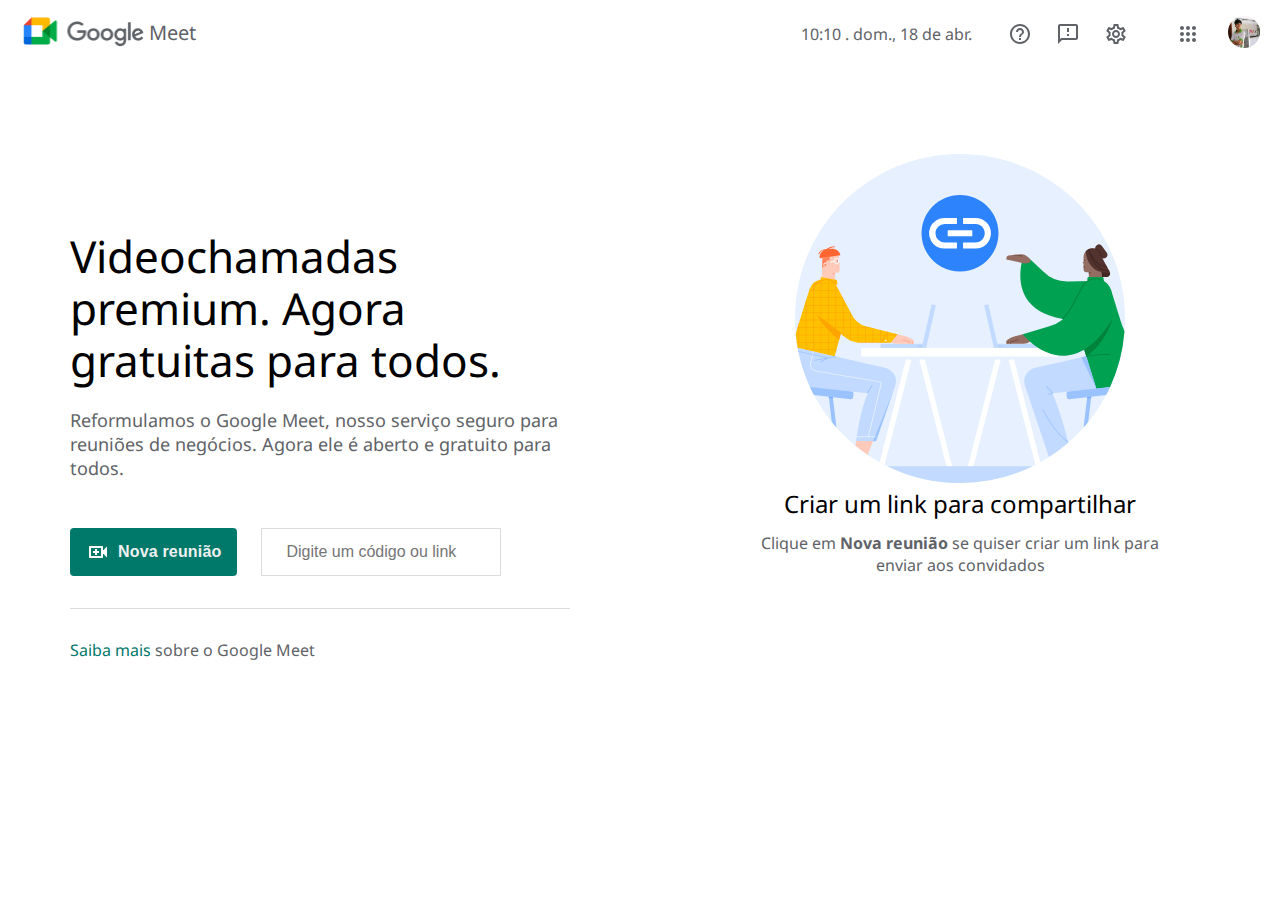
<file: layout/home.html>
<!DOCTYPE html>
<html lang="en">

<head>
    <meta charset="UTF-8">
    <meta http-equiv="X-UA-Compatible" content="IE=edge">
    <meta name="viewport" content="width=device-width, initial-scale=1.0">
    <link rel="preconnect" href="https://fonts.gstatic.com">
    <link href="https://fonts.googleapis.com/css2?family=Noto+Sans:wght@400;700&display=swap" rel="stylesheet">
    <link rel="stylesheet" href="./css/home.css">
    <link rel="shortcut icon" href="./img/icon.png" sizes="32x32">
    <title>O meet foi clonado</title>
</head>

<body>
    <header class="header">
        <div class="logo">
            <img src="./img/logo.png" width="125" alt="Google Meet">
            <span>
                <a href="javascript:void(0)">Meet</a>
            </span>
        </div>
        <div class="navbar">
            <div class="time">
                <span>
                    10:10 . dom., 18 de abr.
                </span>
            </div>
            <div class="options">
                <ul>
                    <li class="icon">
                        <svg xmlns="http://www.w3.org/2000/svg" height="24px" viewBox="0 0 24 24" width="24px"
                            fill="#000000">
                            <path d="M0 0h24v24H0V0z" fill="none" />
                            <path
                                d="M11 18h2v-2h-2v2zm1-16C6.48 2 2 6.48 2 12s4.48 10 10 10 10-4.48 10-10S17.52 2 12 2zm0 18c-4.41 0-8-3.59-8-8s3.59-8 8-8 8 3.59 8 8-3.59 8-8 8zm0-14c-2.21 0-4 1.79-4 4h2c0-1.1.9-2 2-2s2 .9 2 2c0 2-3 1.75-3 5h2c0-2.25 3-2.5 3-5 0-2.21-1.79-4-4-4z" />
                        </svg>
                    </li>
                    <li class="icon">
                        <svg xmlns="http://www.w3.org/2000/svg" height="24px" viewBox="0 0 24 24" width="24px"
                            fill="#000000">
                            <path d="M0 0h24v24H0V0z" fill="none" />
                            <path
                                d="M20 2H4c-1.1 0-1.99.9-1.99 2L2 22l4-4h14c1.1 0 2-.9 2-2V4c0-1.1-.9-2-2-2zm0 14H5.17l-.59.59-.58.58V4h16v12zm-9-4h2v2h-2zm0-6h2v4h-2z" />
                        </svg>
                    </li>
                    <li class="icon">
                        <svg xmlns="http://www.w3.org/2000/svg" height="24px" viewBox="0 0 24 24" width="24px"
                            fill="#000000">
                            <path d="M0 0h24v24H0V0z" fill="none" />
                            <path
                                d="M19.43 12.98c.04-.32.07-.64.07-.98 0-.34-.03-.66-.07-.98l2.11-1.65c.19-.15.24-.42.12-.64l-2-3.46c-.09-.16-.26-.25-.44-.25-.06 0-.12.01-.17.03l-2.49 1c-.52-.4-1.08-.73-1.69-.98l-.38-2.65C14.46 2.18 14.25 2 14 2h-4c-.25 0-.46.18-.49.42l-.38 2.65c-.61.25-1.17.59-1.69.98l-2.49-1c-.06-.02-.12-.03-.18-.03-.17 0-.34.09-.43.25l-2 3.46c-.13.22-.07.49.12.64l2.11 1.65c-.04.32-.07.65-.07.98 0 .33.03.66.07.98l-2.11 1.65c-.19.15-.24.42-.12.64l2 3.46c.09.16.26.25.44.25.06 0 .12-.01.17-.03l2.49-1c.52.4 1.08.73 1.69.98l.38 2.65c.03.24.24.42.49.42h4c.25 0 .46-.18.49-.42l.38-2.65c.61-.25 1.17-.59 1.69-.98l2.49 1c.06.02.12.03.18.03.17 0 .34-.09.43-.25l2-3.46c.12-.22.07-.49-.12-.64l-2.11-1.65zm-1.98-1.71c.04.31.05.52.05.73 0 .21-.02.43-.05.73l-.14 1.13.89.7 1.08.84-.7 1.21-1.27-.51-1.04-.42-.9.68c-.43.32-.84.56-1.25.73l-1.06.43-.16 1.13-.2 1.35h-1.4l-.19-1.35-.16-1.13-1.06-.43c-.43-.18-.83-.41-1.23-.71l-.91-.7-1.06.43-1.27.51-.7-1.21 1.08-.84.89-.7-.14-1.13c-.03-.31-.05-.54-.05-.74s.02-.43.05-.73l.14-1.13-.89-.7-1.08-.84.7-1.21 1.27.51 1.04.42.9-.68c.43-.32.84-.56 1.25-.73l1.06-.43.16-1.13.2-1.35h1.39l.19 1.35.16 1.13 1.06.43c.43.18.83.41 1.23.71l.91.7 1.06-.43 1.27-.51.7 1.21-1.07.85-.89.7.14 1.13zM12 8c-2.21 0-4 1.79-4 4s1.79 4 4 4 4-1.79 4-4-1.79-4-4-4zm0 6c-1.1 0-2-.9-2-2s.9-2 2-2 2 .9 2 2-.9 2-2 2z" />
                        </svg>
                    </li>
                </ul>
            </div>
            <div class="more-options">
                <div class="icon">
                    <svg height="24px" width="24px" viewBox="0 0 24 24">
                        <path
                            d="M6,8c1.1,0 2,-0.9 2,-2s-0.9,-2 -2,-2 -2,0.9 -2,2 0.9,2 2,2zM12,20c1.1,0 2,-0.9 2,-2s-0.9,-2 -2,-2 -2,0.9 -2,2 0.9,2 2,2zM6,20c1.1,0 2,-0.9 2,-2s-0.9,-2 -2,-2 -2,0.9 -2,2 0.9,2 2,2zM6,14c1.1,0 2,-0.9 2,-2s-0.9,-2 -2,-2 -2,0.9 -2,2 0.9,2 2,2zM12,14c1.1,0 2,-0.9 2,-2s-0.9,-2 -2,-2 -2,0.9 -2,2 0.9,2 2,2zM16,6c0,1.1 0.9,2 2,2s2,-0.9 2,-2 -0.9,-2 -2,-2 -2,0.9 -2,2zM12,8c1.1,0 2,-0.9 2,-2s-0.9,-2 -2,-2 -2,0.9 -2,2 0.9,2 2,2zM18,14c1.1,0 2,-0.9 2,-2s-0.9,-2 -2,-2 -2,0.9 -2,2 0.9,2 2,2zM18,20c1.1,0 2,-0.9 2,-2s-0.9,-2 -2,-2 -2,0.9 -2,2 0.9,2 2,2z">
                        </path>
                    </svg>
                </div>
                <div>
                    <img class="me" src="./img/me.jpg" alt="Você">
                </div>
            </div>
        </div>
    </header>
    <main>
        <div class="main-content">
            <h1>
                Videochamadas premium. Agora gratuitas para todos.
            </h1>
            <p>
                Reformulamos o Google Meet, nosso serviço seguro para <br> 
                reuniões de negócios. Agora ele é aberto e gratuito para <br> 
                todos.
            </p>
            <div class="start-chat">
                <button class="btn btn-green">
                    <svg xmlns="http://www.w3.org/2000/svg" height="24px" viewBox="0 0 24 24" width="24px" fill="#FFFFFF"><path d="M0 0h24v24H0V0z" fill="none"/><path d="M17 10.5V7c0-.55-.45-1-1-1H4c-.55 0-1 .45-1 1v10c0 .55.45 1 1 1h12c.55 0 1-.45 1-1v-3.5l4 4v-11l-4 4zM15 16H5V8h10v8zm-6-1h2v-2h2v-2h-2V9H9v2H7v2h2z"/></svg>
                    <span>Nova reunião</span>
                </button>
                <input type="text" placeholder="Digite um código ou link">
            </div>
            <div class="separate">
            </div>
            <div class="know-more">
                <span>
                    <a href="javascript:void(0)" class="green">Saiba mais</a> sobre o Google Meet
                </span>
            </div>
        </div>
        <div class="main-content">
            <div class="banner-container">
                <svg width="330" height="330" fill="none" xmlns="http://www.w3.org/2000/svg"><g clip-path="url(#clip0)"><path d="M165 330c91.127 0 165-73.644 165-164.489C330 74.667 256.127 1.023 165 1.023S0 74.667 0 165.511C0 256.356 73.873 330 165 330z" fill="#E6F0FF"/><path d="M237.348 33.677H92.651v95.085h144.697V33.677zm14.731 95.081h73.796a164.535 164.535 0 00-62.189-95.081h-11.607v95.081z" fill="#E6F0FF"/><path d="M284.86 167.475l11.921-39.451-23.883.536a33.662 33.662 0 01-24.911-10.218l-15.263-14.235s-4.269-1.399-5.115 1.741c-4.092 15.221-10.288 59.87 57.235 61.627" fill="#00A150"/><path d="M4.125 128.758h73.796V33.677H66.313a164.534 164.534 0 00-62.188 95.081z" fill="#E6F0FF"/><path d="M165 118.586c21.244 0 38.465-17.169 38.465-38.346 0-21.178-17.221-38.346-38.465-38.346-21.244 0-38.466 17.168-38.466 38.346 0 21.177 17.222 38.346 38.466 38.346z" fill="#2C83FC"/><path d="M140.431 80.24a9.227 9.227 0 019.216-9.187h12.284v-6.121h-12.284a15.305 15.305 0 00-14.37 9.39 15.31 15.31 0 003.383 16.828 15.31 15.31 0 0010.987 4.393h12.284v-6.121h-12.284a9.226 9.226 0 01-9.216-9.182zm39.922-15.308h-12.284v6.121h12.284a9.184 9.184 0 018.663 12.745 9.184 9.184 0 01-8.663 5.624h-12.284v6.121h12.284a15.308 15.308 0 100-30.611z" fill="#fff"/><path d="M177.284 77.174h-24.568v6.122h24.568v-6.122zm86.584 117.835H66.132v8.502h197.736v-8.502zm-44.756 11.558h-5.668l26.932 105.303a167.37 167.37 0 004.983-2.664l-26.247-102.639zm-40.586 106.619l27.262-106.619h-5.663l-27.267 106.619h5.668zm-27.052 0l-27.262-106.619h5.664l27.266 106.619h-5.668zm-66.834-3.98a180.77 180.77 0 004.984 2.664l26.932-105.303h-5.668L84.641 309.206z" fill="#fff"/><path d="M244.365 190.827h-41.976l-8.972-39.415-4.253.895 9.488 41.7a1.29 1.29 0 001.258 1.002h44.455v-4.182z" fill="#C2DAFF"/><path d="M204.105 193.594a.69.69 0 01-.647-.845.694.694 0 011.369.152.716.716 0 01-.217.497.714.714 0 01-.505.196zm2.273 0a.69.69 0 01-.647-.845.694.694 0 011.369.152.716.716 0 01-.217.497.714.714 0 01-.505.196z" fill="#9AC2FF"/><path d="M85.635 190.827h41.976l8.972-39.415 4.253.895-9.488 41.7a1.286 1.286 0 01-1.258 1.002H85.635v-4.182z" fill="#C2DAFF"/><path d="M125.173 192.901a.723.723 0 011.427-.181.713.713 0 01-.036.421.714.714 0 01-.669.453.704.704 0 01-.722-.693zm-2.273 0a.723.723 0 011.428-.181.722.722 0 01-.706.874.716.716 0 01-.504-.197.714.714 0 01-.218-.496z" fill="#9AC2FF"/><path d="M297.705 95.213c-5.053 0-9.153 3.952-9.153 8.828v12.729a2.543 2.543 0 002.586 2.475h2.657l.111 7.145h13.485l-2.801-25.225a6.837 6.837 0 00-6.885-5.968v.016z" fill="#936D61"/><path d="M305.761 103.871l-4.9-6.773a3.468 3.468 0 01-.079-3.967c.262-.391.6-.726.994-.983a3.783 3.783 0 015.144.883l4.897 6.773a3.483 3.483 0 01.604 2.672 3.484 3.484 0 01-1.52 2.278 3.779 3.779 0 01-5.14-.883z" fill="#52332D"/><path d="M293.77 119.262h2.987l-2.958 1.799-.029-1.799z" fill="#734A3F"/><path d="M289.163 110.517h-.619a.798.798 0 01-.757-.473.793.793 0 01-.068-.307.784.784 0 01.598-.754l.784-.207.062 1.741z" fill="#936D61"/><path d="M300.197 94.978c-.014.56.11 1.115.359 1.617a7.396 7.396 0 012.714 2.578l2.714 4.979a3.709 3.709 0 002.211 1.196l-3.712-6.802a8.666 8.666 0 00-4.286-3.568z" fill="#422622"/><path d="M314.614 118.548l-10.725-19.684s-2.063-3.651-6.188-3.651a9.271 9.271 0 00-6.963 3.102c.52 7.487 4.286 18.505 15.737 20.749l.635 4.904h4.125c2.88 0 4.74-2.961 3.379-5.42z" fill="#52332D"/><path d="M306.487 119.064l.636 4.905h4.125a3.775 3.775 0 003.836-3.659c-1.37-.165-6.435-.805-8.597-1.246zm7.916-.908l-.454-.825c-10.258-.082-15.382-7.994-17.89-14.767a28.618 28.618 0 002.62 4.17c3.617 4.74 8.163 7.219 13.53 7.425l-.462-.845c-10.725-.689-15.564-11.068-17.532-17.412-.268.107-.528.227-.783.355.594 3.003 2.062 8.629 5.263 13.377 3.836 5.672 9.013 8.543 15.395 8.543l.313-.021z" fill="#422622"/><path d="M288.552 114.262a1.57 1.57 0 001.617-1.171h-1.617v1.031" fill="#734A3F"/><path d="M289.686 107.699a.474.474 0 00.483-.466.475.475 0 00-.483-.466.475.475 0 00-.482.466c0 .258.216.466.482.466z" fill="#422622"/><path d="M60.497 292.805a166.214 166.214 0 0012.156 9.038l5.478-13.807H61.12c-.223 1.642-.43 3.231-.623 4.769zM33.965 96.27c5.045-.36 9.43 3.3 9.801 8.15l.669 8.799.296 3.894a2.525 2.525 0 01-1.43 2.428c-.3.144-.625.227-.958.245l-2.652.19.412 7.132-13.447.961.895-25.356a6.801 6.801 0 016.414-6.44v-.004zm59.998 90.11l8.514-5.087 8.704 2.121c1.361.33 2.664.869 3.861 1.596l2.731 1.65a2.931 2.931 0 011.332 3.189l-.231.973h-17.189a9.818 9.818 0 01-6.187-2.128c-.817-.664-1.448-1.419-1.535-2.314z" fill="#FFCAB9"/><path d="M90.77 214.987L2.62 194.844a162.808 162.808 0 0012.498 39.538c.194.025.383.058.577.079l57.23 5.775c-6.05 13.233-9.706 32.546-11.805 47.817l19.866.185 19.313-55.687c2.57-7.4-1.757-15.378-9.529-17.564z" fill="#C2DAFF"/><path d="M24.75 105.266c-.669-4.17 2.301-8.077 6.628-8.72l4.497-.673c4.327-.647 8.807 2.15 9.487 6.32l-20.612 3.073z" fill="#FF6530"/><path d="M27.477 104.858l-.334 9.693 7.23-3.823.24-6.935-7.136 1.065z" fill="#FF835A"/><path d="M76.762 232.613a.412.412 0 00-.561.157l-4.175 7.359.895.09 3.998-7.045a.412.412 0 00-.157-.561z" fill="#9AC2FF"/><path d="M39.69 119.976l-2.978.21 3.09 1.58-.111-1.79z" fill="#FFA78B"/><path d="M86.031 283.379h-27.95v.825h27.95v-.825z" fill="#E6F0FF"/><path d="M23.966 101.421l-.73-.387c3.346-6.332 9.488-4.596 9.566-4.575l-.214.792c-.244-.07-5.598-1.55-8.622 4.17z" fill="#FF6530"/><path d="M44.014 111.519l.614-.074a.793.793 0 00.706-.875.799.799 0 00-.69-.676l-.824-.107.194 1.732z" fill="#FFCAB9"/><path d="M42.615 108.442a.475.475 0 00.478-.471.475.475 0 00-.487-.462.475.475 0 00-.478.471c.003.258.22.464.487.462z" fill="#422622"/><path d="M44.038 113.495c.112.553 0 1.003-.276 1.007-.276.004-.573-.446-.689-.999-.02-.1-.032-.202-.037-.305h.916c.038.096.067.196.087.297z" fill="#FFA78B"/><path d="M41.737 111.412c-1.333 0-2.389-1.448-2.41-3.3a4.126 4.126 0 01.632-2.306 2.131 2.131 0 011.728-1.056c1.333 0 2.389 1.452 2.405 3.3 0 1.869-1.015 3.346-2.36 3.358l.005.004zm-.03-5.849a1.33 1.33 0 00-1.051.689 3.336 3.336 0 00-.503 1.823c0 1.357.738 2.475 1.584 2.475.85 0 1.559-1.163 1.542-2.524-.016-1.362-.726-2.463-1.571-2.463z" fill="#fff"/><path d="M28.94 112.922a.41.41 0 01-.412-.412v-.945a1.806 1.806 0 011.448-1.77l9.772-1.951a.423.423 0 01.493.332.422.422 0 01-.332.493l-9.772 1.951a.984.984 0 00-.784.961v.945a.411.411 0 01-.412.396z" fill="#fff"/><path d="M33.512 114.257c1.182-.095 2.014-1.756 1.858-3.711-.157-1.954-1.242-3.462-2.424-3.368-1.183.095-2.014 1.756-1.858 3.711.156 1.955 1.242 3.462 2.424 3.368z" fill="#FFCAB9"/><path d="M92.248 313.187a165.825 165.825 0 00145.505 0H92.248zm147.254-98.201c-7.772 2.187-12.099 10.164-9.533 17.565l23.925 71.56a165.729 165.729 0 0019.301-14.409c-3.387-15.856-10.725-38.251-15.853-49.5l57.235-5.775.288-.041a163 163 0 0012.507-39.509l-87.87 20.109z" fill="#C2DAFF"/><path d="M317.65 144.321c-3.812-.895-7.776-3.518-11.298-6.521" stroke="#FEA400" stroke-width="3.12" stroke-miterlimit="10"/><path d="M325.681 167.999l-9.946-31.96-28.903 2.833-1.465 5.8a80.588 80.588 0 00.437 41.106l15.585 50.007 13.703-1.864a163.09 163.09 0 0014.417-55.614 101.802 101.802 0 01-3.828-10.308zm-18.533-44.03H293.82c-.816 0-1.477.661-1.477 1.476v2.884c0 .815.661 1.477 1.477 1.477h13.328c.815 0 1.477-.662 1.477-1.477v-2.884c0-.815-.662-1.476-1.477-1.476z" fill="#00A150"/><path d="M273.191 289.687a86.834 86.834 0 00-.26-1.188c-13.737-9.95-24.4-31.61-24.515-31.854a.417.417 0 00-.237-.209.41.41 0 00-.506.572c.12.248 11.241 22.84 25.518 32.679z" fill="#9AC2FF"/><path d="M317.65 165.709s-6.877 24.491-26.425 37.46l-2.062-6.671 28.487-30.789z" fill="#00833B"/><path d="M301.389 235.785l-15.184-31.47 5.02-1.147 10.164 32.617z" fill="#9AC2FF"/><path d="M314.605 201.052c-.086 0-8.839-.985-23.397 2.063l.244.788c14.367-2.995 22.972-2.042 23.059-2.034a.416.416 0 00.46-.365.417.417 0 00-.366-.46v.008z" fill="#00833B"/><path d="M271.478 241.036l.384 3.176a2.2 2.2 0 002.434 1.927l36.803-4.125a164.704 164.704 0 003.993-8.11l-41.662 4.657a2.21 2.21 0 00-1.952 2.475zm-212.961 0l-.384 3.176a2.207 2.207 0 01-2.446 1.927l-36.795-4.125a170.848 170.848 0 01-4-8.11l41.662 4.657a2.211 2.211 0 011.963 2.475z" fill="#9AC2FF"/><path d="M70.71 173.308a20.788 20.788 0 01-13.319-10.457l-14.953-28.339a14.912 14.912 0 00-2.29-3.337l2.29.639-.478-4.702-15.148-2.95a.795.795 0 00-.861.418.796.796 0 00-.087.329l-.062 1.481a14.646 14.646 0 00-11.27 9.648l-.057.182c-.025.078-.05.152-.07.231L.68 180.555a164.9 164.9 0 001.938 14.289l37.026 8.461 4.823-17.527c.467-1.708.88-3.424 1.237-5.148l4.785 3.807a23.149 23.149 0 0014.648 4.995h30.756l6.6-8.142-31.783-7.982z" fill="#FFC000"/><path d="M100.44 181.665v-.871l-.5-.127v.998h-6.925v-2.739l-.5-.124v2.863H85.59v-4.604l-.5-.128v4.732h-6.925v-6.468l-.5-.128v6.6H70.74v-6.926h5.622l-1.997-.503H70.74v-.912l-.079-.02c-.144-.033-.28-.079-.412-.116v1.048h-6.934v-4.426a11.13 11.13 0 01-.5-.38v4.806H55.89v-6.922h4.628c-.153-.165-.297-.334-.446-.503H55.89v-6.716l-.5-.953v.244h-6.925v-6.922h3.399l-.264-.503h-3.135v-5.94l-.504-.953v6.889H41.04v-6.918h6.905l-.264-.503H41.04v-6.922h2.986l-.264-.503H41.04v-4.777a11.99 11.99 0 00-.504-.643v5.42h-6.921v-6.926h6.921v1.11l.504.144v-1.238h1.184l-.054-.499h-1.13v-2.743l-.504-.099v2.842h-6.921v-4.207l-.504-.099v4.29H26.19v-5.412a.79.79 0 00-.367.631l-.062 1.481h-.075v3.3h-6.88c-.19.161-.371.33-.553.499v6.926h-4.125l-.157.503h4.29v6.922H11.84l-.153.503h6.575v6.922H11.34v-5.816l-.504 1.612v4.204H9.53l-.157.503h1.464v6.922H7.22l-.157.503h3.774v6.922H4.91l-.157.503h6.084v6.922H3.915v-4.228l-.504 1.613v2.615h-.825l-.156.503h.981v6.922H.747l.05.503H3.41v6.922H1.65c0 .169.045.334.07.503h1.691v5.445l.504.116v-5.561h6.921v6.922h-.96l2.198.503h6.187v1.415l.504.111v-1.526h6.921v3.11l.504.116v-3.226h6.921v4.806l.504.115v-4.921h6.921v2.859l.504-1.824v-1.035h.284l.14-.503h-.412v-6.922h2.327l.14-.503h-2.475v-6.922h4.27l.11-.503H41.04v-6.922h6.921v6.922h-1.006l.627.503h.38v.301l.503.413v-.702h6.925v5.264c.165.074.335.144.5.21v-5.486h6.925v6.922h-1.938c1.39.242 2.8.357 4.211.342H95.84l.28-.346h-3.105v-6.918h6.925v2.219l.5-.623v-1.579h1.282l.413-.504-1.695-.016zm-89.604 3.547v3.874H3.915v-6.918h6.921v3.044zm0-7.425v3.874H3.915v-6.918h6.921v3.044zm7.425 14.85v3.874H11.34v-6.918h6.921v3.044zm0-7.425v3.874H11.34v-6.918h6.921v3.044zm0-7.425v3.874H11.34v-6.918h6.921v3.044zm0-7.425v3.874H11.34v-6.918h6.921v3.044zm0-7.425v3.874H11.34v-6.918h6.921v3.044zm0-7.425v3.874H11.34v-6.918h6.921v3.044zm7.425 37.125v3.874h-6.921v-6.918h6.921v3.044zm0-7.425v3.874h-6.921v-6.918h6.921v3.044zm0-7.425v3.874h-6.921v-6.918h6.921v3.044zm0-7.425v3.874h-6.921v-6.918h6.921v3.044zm0-7.425v3.874h-6.921v-6.918h6.921v3.044zm0-7.425v3.874h-6.921v-6.918h6.921v3.044zm0-7.425v3.874h-6.921v-6.918h6.921v3.044zm0-7.425v3.874h-6.921v-6.918h6.921v3.044zm0-7.425v3.874h-6.921v-6.922h6.921v3.048zm7.425 59.4v3.874H26.19v-6.918h6.921v3.044zm0-7.425v3.874H26.19v-6.918h6.921v3.044zm0-7.425v3.874H26.19v-6.918h6.921v3.044zm0-7.425v3.874H26.19v-6.918h6.921v3.044zm0-7.425v3.874H26.19v-6.918h6.921v3.044zm0-7.425v3.874H26.19v-6.918h6.921v3.044zm0-7.425v3.874H26.19v-6.918h6.921v3.044zm0-7.425v3.874H26.19v-6.918h6.921v3.044zm0-7.425v3.874H26.19v-6.922h6.921v3.048zm7.425 59.4v3.874h-6.921v-6.918h6.921v3.044zm0-7.425v3.874h-6.921v-6.918h6.921v3.044zm0-7.425v3.874h-6.921v-6.918h6.921v3.044zm0-7.425v3.874h-6.921v-6.918h6.921v3.044zm0-7.425v3.874h-6.921v-6.918h6.921v3.044zm0-7.425v3.874h-6.921v-6.918h6.921v3.044zm0-7.425v3.874h-6.921v-6.918h6.921v3.044zm0-7.425v3.874h-6.921v-6.918h6.921v3.044zm7.425 29.7v3.874H41.04v-6.918h6.921v3.044zm0-7.425v3.874H41.04v-6.918h6.921v3.044zm0-7.425v3.874H41.04v-6.918h6.921v3.044zm7.425 22.275v3.874h-6.921v-6.918h6.925l-.004 3.044zm0-7.425v3.874h-6.921v-6.918h6.925l-.004 3.044zm0-7.425v3.874h-6.921v-6.918h6.925l-.004 3.044zm7.425 14.85v3.874H55.89v-6.918h6.925l-.004 3.044zm7.425 7.425v3.874h-6.921v-6.918h6.925l-.004 3.044zm0-7.425v3.874h-6.921v-6.918h6.925l-.004 3.044zm7.425 7.425v3.874H70.74v-6.918h6.925l-.004 3.044zm7.425 0v3.874h-6.921v-6.918h6.925l-.004 3.044zm7.425 0v3.874H85.59v-6.918h6.925l-.004 3.044z" fill="#FEA400"/><path d="M85.994 189.432h.949l6.022-10.535-.829-.206-6.142 10.741z" fill="#FEA400"/><path d="M90.73 188.373a.833.833 0 10-.001-1.667.833.833 0 000 1.667z" fill="#fff"/><path d="M32.282 96.97l-.639-.523c.103-.128 2.628-3.131 8.184-3.131v.825c-5.177 0-7.524 2.797-7.545 2.83z" fill="#FF6530"/><path d="M293.242 269.02l3.172-26.738-4.026-.025-3.832 32.274a143.642 143.642 0 004.686-5.511zm-256.463 0l-3.177-26.738 4.027-.025 3.832 32.274a151.325 151.325 0 01-4.682-5.511zm220.563-28.796l-3.601.363a.41.41 0 00-.371.449.415.415 0 00.412.372h.041l3.878-.413c-.12-.247-.239-.507-.359-.771zm-6.472-7.121a.413.413 0 000 .582l6.472 6.534 1.056-.103-6.942-7.013a.426.426 0 00-.293-.122.41.41 0 00-.293.122z" fill="#9AC2FF"/><path d="M292.165 244.142l-.152 1.279 4.083-.458.153-1.275-4.084.454zm-254.289 0l.152 1.279-4.084-.458-.148-1.275 4.08.454z" fill="#7BAAF7"/><path d="M304.18 154.989c8.178-1.601 13.556-9.29 12.012-17.173-1.543-7.883-9.425-12.976-17.603-11.374-8.178 1.601-13.556 9.29-12.013 17.173 1.544 7.884 9.425 12.976 17.604 11.374z" fill="#00A150"/><path d="M40.223 131.2l1.398.391a13.524 13.524 0 00-24.114 6.25.413.413 0 00.078.309.415.415 0 00.584.085.42.42 0 00.163-.275 12.706 12.706 0 0121.9-6.76h-.009z" fill="#FEA400"/><path d="M73.743 283.891l-.8-.194 12.622-52.235a1.882 1.882 0 00-.272-1.501 2.07 2.07 0 00-1.395-.887l-62.897-10.49a7.268 7.268 0 01-4.895-3.208 7.26 7.26 0 01-.938-5.776l2.912-11.233.8.206-2.912 11.237a6.431 6.431 0 005.169 7.961l62.894 10.49a2.906 2.906 0 011.95 1.238 2.701 2.701 0 01.384 2.153l-12.622 52.239z" fill="#E6F0FF"/><path d="M33.227 204.468l-30.026-6.579c.058.297.12.59.182.887l27.715 6.072-11.488 2.041a.421.421 0 00-.28.147.417.417 0 00.052.584c.084.07.193.104.303.094h.07l11.034-1.963-5.024 2.731a.418.418 0 00-.2.246.413.413 0 00.596.48l7.194-3.915 8.403-1.518-2.063-.47-6.468 1.163zm64.581 35.264l-19.676 48.304 2.854.186 16.822-48.49z" fill="#9AC2FF"/><path d="M82.38 284.204l.29-.825h-2.645l-.334.825h2.69z" fill="#C2DAFF"/><path d="M114.898 189.209a1.55 1.55 0 00-1.085-1.027l-6.142-1.65a.414.414 0 00-.492.295.411.411 0 00.277.501l6.146 1.65a.735.735 0 01.512.487l.445 1.365h.867l-.528-1.621zm1.703-.135l.586 1.757h.866l-.672-2.021a.414.414 0 00-.516-.26.4.4 0 00-.241.207.42.42 0 00-.023.317z" fill="#FFA78B"/><path d="M236.363 186.38l-8.506-5.087-8.704 2.121c-1.361.331-2.663.87-3.861 1.596l-2.731 1.65a2.931 2.931 0 00-1.332 3.189l.235.973h17.189a9.82 9.82 0 006.188-2.128c.812-.664 1.468-1.419 1.522-2.314z" fill="#936D61"/><path d="M215.436 189.209a1.55 1.55 0 011.085-1.027l6.143-1.65a.413.413 0 11.214.796l-6.142 1.65a.744.744 0 00-.516.487l-.441 1.366h-.866l.523-1.622zm-1.704-.135l-.585 1.757h-.867l.673-2.021a.412.412 0 11.779.264z" fill="#734A3F"/><path d="M317.65 165.709l-29.622-31.572-12.065 22.007a35.33 35.33 0 01-22.378 17.287l-25.794 7.863s45.14 57.383 89.859-15.585" fill="#00A150"/><path d="M235.125 106.206l-2.887-2.788a8.11 8.11 0 00-6.518-2.215l-12.334 1.378a2.935 2.935 0 00-2.017 2.809v1.002l16.744 3.861a9.793 9.793 0 006.492-.685h.029a2.068 2.068 0 001.129-1.552 2.063 2.063 0 00-.638-1.81z" fill="#936D61"/><path d="M21.966 161.741c5.44 11.162 16.867 20.666 22.143 25.332l.359-1.295a80.599 80.599 0 001.46-6.345l-23.962-17.692z" fill="#FEA400"/><path d="M227.217 102.622l-6.27-.887-3.3.367 9.447 1.341h.057a.418.418 0 00.301-.101.418.418 0 00.141-.283.417.417 0 00-.384-.441l.008.004z" fill="#734A3F"/><path d="M298.18 125.499a15.947 15.947 0 00-10.766 7.578L274.849 156a35.461 35.461 0 01-7.636 9.557l-.268.198 1.073.182a36.271 36.271 0 007.532-9.55l12.033-21.912.272-.507a15.112 15.112 0 0110.477-7.656 15.671 15.671 0 0110.28 1.51v-.875a16.18 16.18 0 00-10.432-1.448z" fill="#00833B"/></g><defs><clipPath id="clip0"><path fill="#fff" d="M0 0h330v330H0z"/></clipPath></defs></svg>
                <div>
                    <h1>
                        Criar um link para compartilhar
                    </h1>
                    <div>
                        Clique em 
                        <strong>Nova reunião</strong>
                        se quiser criar um link para <br> enviar aos convidados 
                    </div>
                </div>
            </div>
        </div>
    </main>
</body>

</html>
</file>
<file: layout/css/home.css>
* {
    margin: 0;
    padding: 0;
    box-sizing: border-box;
}

html, body {
    width: 100%;
    height: 100%;
}

body {
    max-width: 100vw;
    max-height: 100vh;
    overflow: hidden;
    font-family: 'Noto sans', sans-serif;
    color: #5f6368;
}

a {
    text-decoration: none;
}

li {
    list-style: none;
}

.header {
    display: flex;
    justify-content: space-between;
    align-items: center;
    padding: 10px 12px 10px 20px;
    width: 100%;
}

.icon {
    cursor: pointer;
    padding: 12px;
    border-radius: 50%;
    display: flex;
    justify-content: center;
    align-items: center;
}

.icon:hover {
    background-color: #e2e2e231;
}

.header .logo {
    display: flex;
    justify-content: center;
    align-items: center;
}

.header .logo span a {
    color: #5f6368;
    font-size: 20px;
    line-height: 16px;
    padding-left: 4px;
    padding-bottom: 4px;
}

.header .navbar {
    display: flex;
}

ul {
    display: flex;
}

svg {
    fill: #5f6368;
}

.time {
    display: flex;
    align-items: center;
    justify-content: center;
}

.options {
    margin: 0 24px;
    display: flex;
    align-items: center;
    justify-content: center;
}

.more-options {
    display: flex;
    align-items: center;
    justify-content: center;
}

.more-options img {
    border-radius: 50%; 
    width:32px;
    height: 32px; 
    margin: 0 8px 0 16px;
}

main {
    width: 100%;
    
    display: flex;
    justify-content: center;
    align-items: center;
}

.main-content {
    width: 50%;
    padding: 0 70px;
}

.main-content:first-child {
    padding-top: 18vh;
}

.main-content h1 {
    font-size: 2.75rem;
    font-weight: 400;
    letter-spacing: 0;
    line-height: 3.25rem;
    padding-bottom: .5em;
    color: black;
}

.main-content p {
    font-size: 1.125rem;
    font-weight: 400;
    letter-spacing: 0;
    line-height: 1.5rem;
    padding-bottom: 3rem;
}

.btn {
    border: none;
    padding: 12px 16px;
    border: none;
    box-shadow: none;
    border-radius: 4px;
    color: #f0f0f0;
    letter-spacing: .0107142857em;
    font-weight: bold;
    font-size: 1rem;
    display: flex;
    align-items: center;
}

.btn-green {
    background: #00796B;
}

.btn-green:hover {
    background: #016b5f;
}

.btn-green svg {
    fill: white;
    margin-right: 8px;
}

.start-chat {
    display: flex;
    margin-bottom: 2rem;
}

.separate {
    margin-top: 1em;
    border-bottom: 1px solid;
    align-self: stretch;
    max-width: 42rem;
    border-color: #dadce0;
}

.start-chat input {
    margin-left: 24px;
    width: 240px;
    padding: 0 16px 0 24px;
    border: 1px solid #dadce0;
}

.know-more {
    margin-top: 30px;
}

.know-more a.green {
    color: #00796b;
}

.know-more a.green:hover {
    text-decoration: underline;
}

.start-chat input::placeholder {
    font-size: 16px;
}

.banner-container {
    text-align: center;
}

.banner-container h1 {
    font-size: 1.5rem;
    font-weight: 400;
    letter-spacing: 0;
    line-height: 2rem;
}

@media (max-width: 1200px) {
    main {
        flex-direction: column;
        text-align: center;
    }
    .main-content {
        padding: 10px 0 0 0 !important;
    }
    .start-chat {
        justify-content: center;
    }
}

@media(max-width: 576px) {
    .header {
        justify-content: space-around;
    }
    .header .logo,
    .header .more-options {
        display: none;
    }
    .header .options {
        margin: 0 0 0 8px;
    }
    .header .time span {
        font-size: 15px;
    }
    .main-content {
        padding: 0 !important;
        width: 95%;
    }
    .btn, input {
        width: 50%;
    }
    .banner-container {
        display: none;
    }
    .start-chat {
        flex-direction: column;
        align-items: center;
    }
    .separate {
        width: 90%;
    }
    .start-chat input {
        margin-top: 40px;
        padding: 16px;
    }
}
</file>
